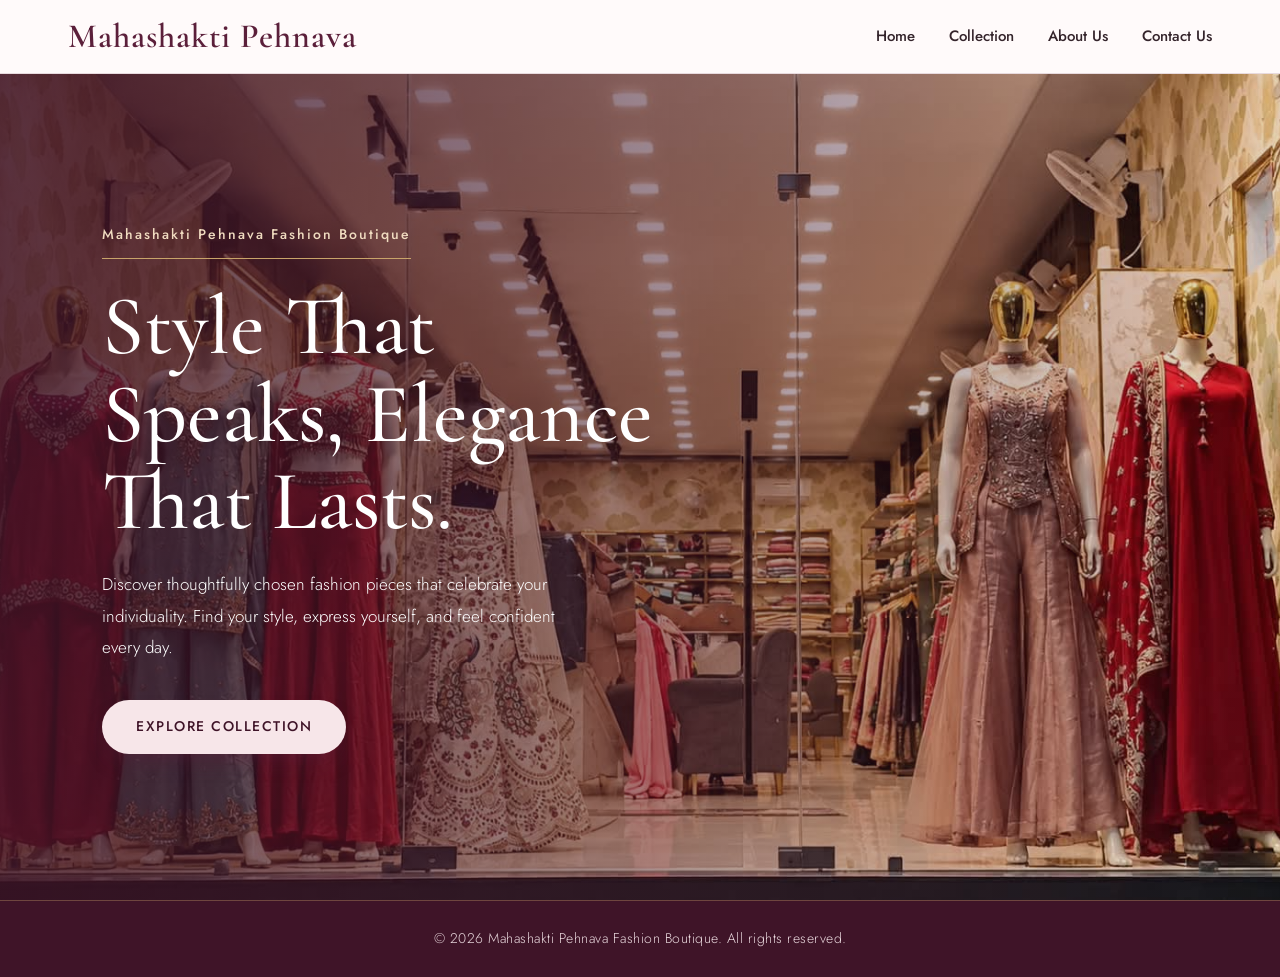
<file: index.html>
<!DOCTYPE html>
<html lang="en">
<head>
    <meta charset="UTF-8">
    <meta name="viewport" content="width=device-width, initial-scale=1.0">
    <title>Document</title>
    <link rel="stylesheet" href="style.css">
</head>
<body>
    <header>
        <nav>
            <h1>Mahashakti Pehnava</h1>
            <a href="index.html">Home</a>
            <a href="collection.html">Collection</a>
            <a href="About.html">About Us</a>
            <a href="contact.html">Contact Us</a>
        </nav>
    </header>
    <section class="banner" id="home">
    <div class="banner-content">
      <p class="small-title">Mahashakti Pehnava  Fashion Boutique</p>

      <h1>Style That Speaks, Elegance That Lasts.</h1>

      <p>
        Discover thoughtfully chosen fashion pieces that
        celebrate your individuality. Find your style,
        express yourself, and feel confident every day.
      </p>

      <a href="collection.html" class="btn">EXPLORE COLLECTION</a>
    </div>
  </section>
  <footer>
        <p>&copy; 2026 Mahashakti Pehnava Fashion Boutique. All rights reserved.</p>
    </footer>
</body>
</html>
</file>
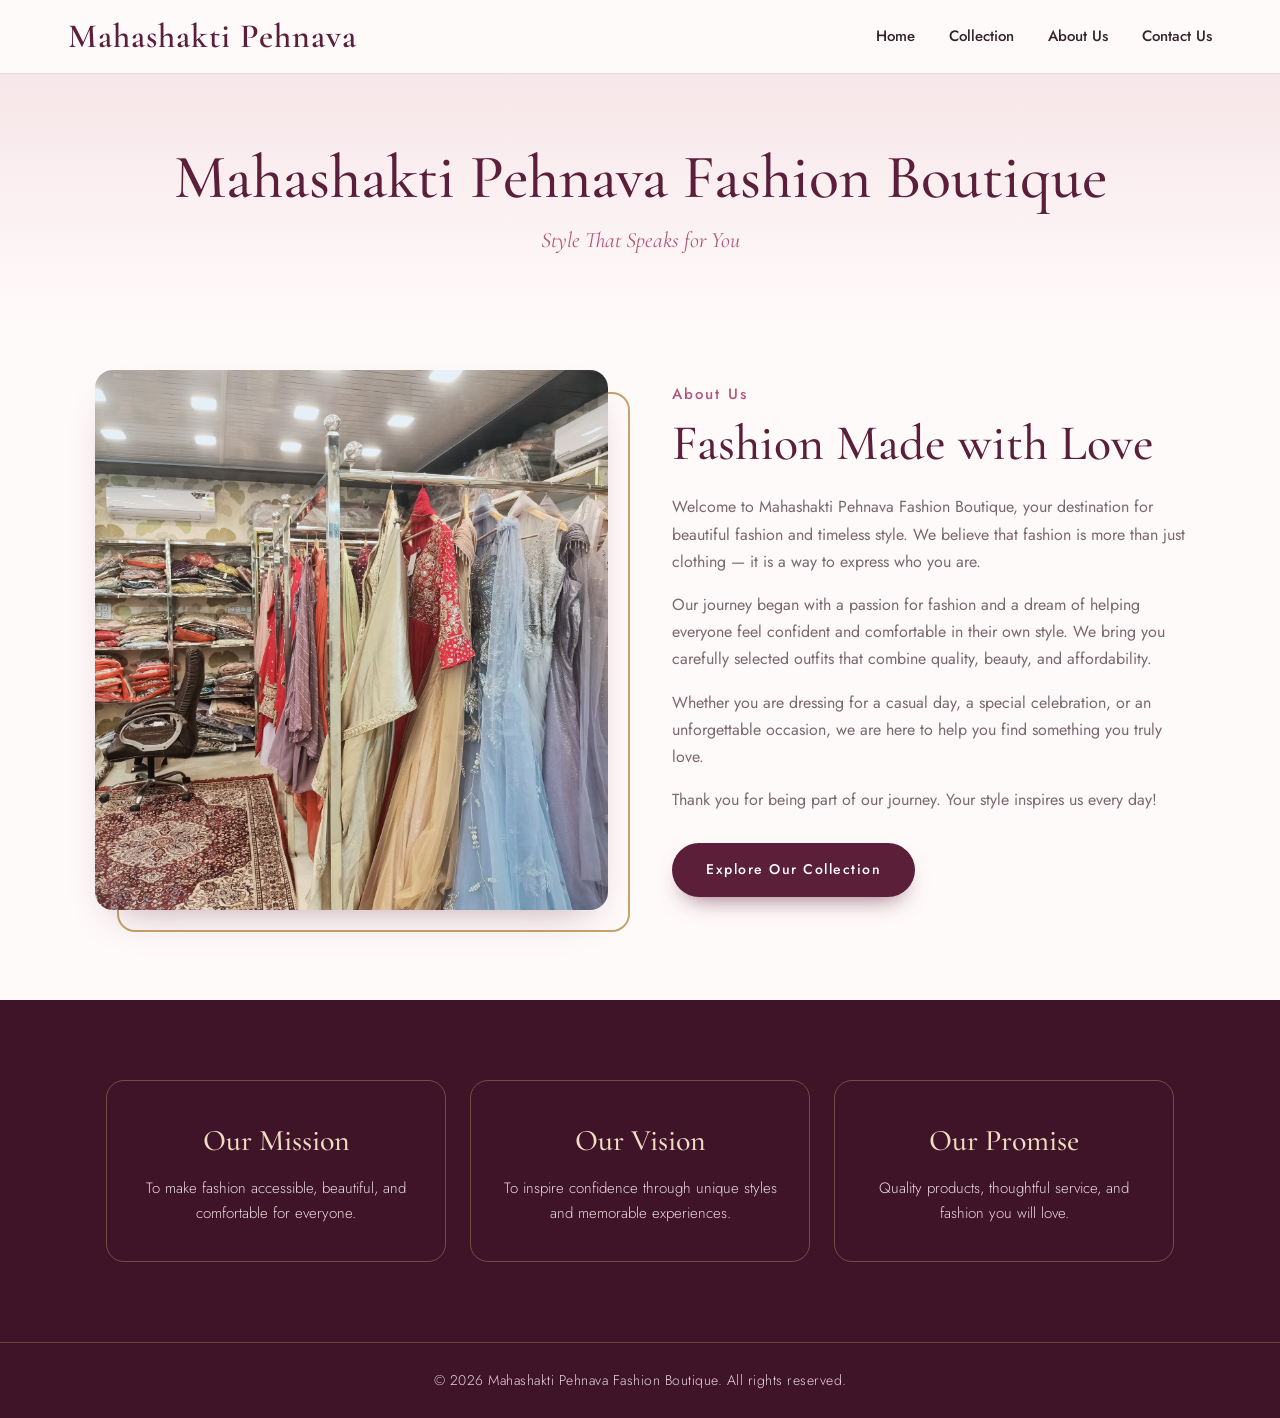
<file: About.html>
<!DOCTYPE html>
<html lang="en">
<head>
    <meta charset="UTF-8">
    <meta name="viewport" content="width=device-width, initial-scale=1.0">
    <title>About Us | Mahashakti Pehnava Boutique</title>
    <link rel="stylesheet" href="style.css">
    <link rel="stylesheet" href="style.css">
</head>
<body>
    <header>
        <nav>
            <h1>Mahashakti Pehnava </h1>
            <a href="index.html">Home</a>
            <a href="collection.html">Collection</a>
            <a href="About.html">About Us</a>
            <a href="contact.html">Contact Us</a>
        </nav>
    </header>
    <div class="header">
        <h1>Mahashakti Pehnava Fashion Boutique</h1>
        <p>Style That Speaks for You</p>
    </div>

    <section class="about">
        <div class="about-image">
            <img src="collection picture.jpg" alt="">
        </div>

        <div class="about-content">
            <h2>About Us</h2>
            <h3>Fashion Made with Love</h3>

            <p>
                Welcome to Mahashakti Pehnava Fashion Boutique, your destination for
                beautiful fashion and timeless style. We believe
                that fashion is more than just clothing — it is a
                way to express who you are.
            </p>

            <p>
                Our journey began with a passion for fashion and a
                dream of helping everyone feel confident and
                comfortable in their own style. We bring you
                carefully selected outfits that combine quality,
                beauty, and affordability.
            </p>

            <p>
                Whether you are dressing for a casual day, a
                special celebration, or an unforgettable occasion,
                we are here to help you find something you truly love.
            </p>

            <p>
                Thank you for being part of our journey.
                Your style inspires us every day!
            </p>

            <a href="#" class="btn">Explore Our Collection</a>
        </div>
    </section>

    <section class="values">
        <div>
            <h3>Our Mission</h3>
            <p>To make fashion accessible, beautiful, and comfortable for everyone.</p>
        </div>

        <div>
            <h3>Our Vision</h3>
            <p>To inspire confidence through unique styles and memorable experiences.</p>
        </div>

        <div>
            <h3>Our Promise</h3>
            <p>Quality products, thoughtful service, and fashion you will love.</p>
        </div>
    </section>

    <footer>
        <p>&copy; 2026 Mahashakti Pehnava Fashion Boutique. All rights reserved.</p>
    </footer>

</body>
</html>
</file>
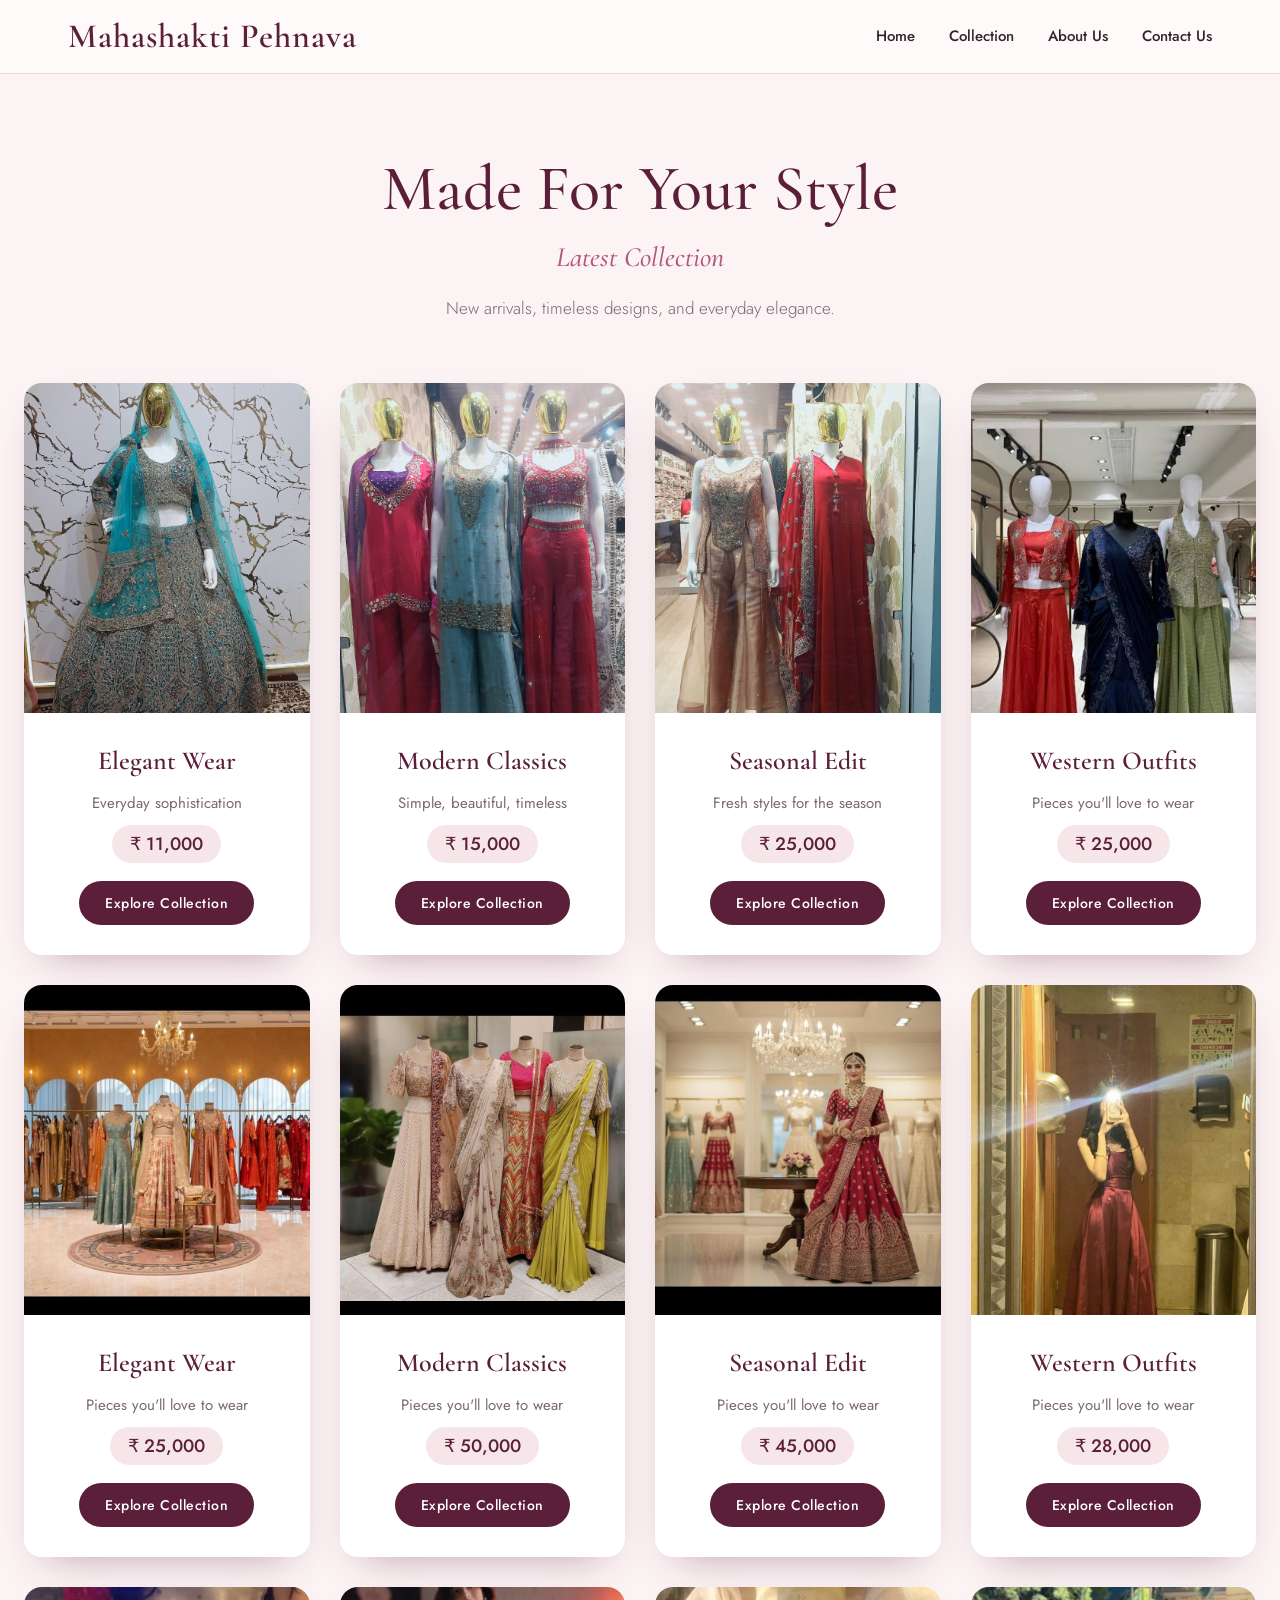
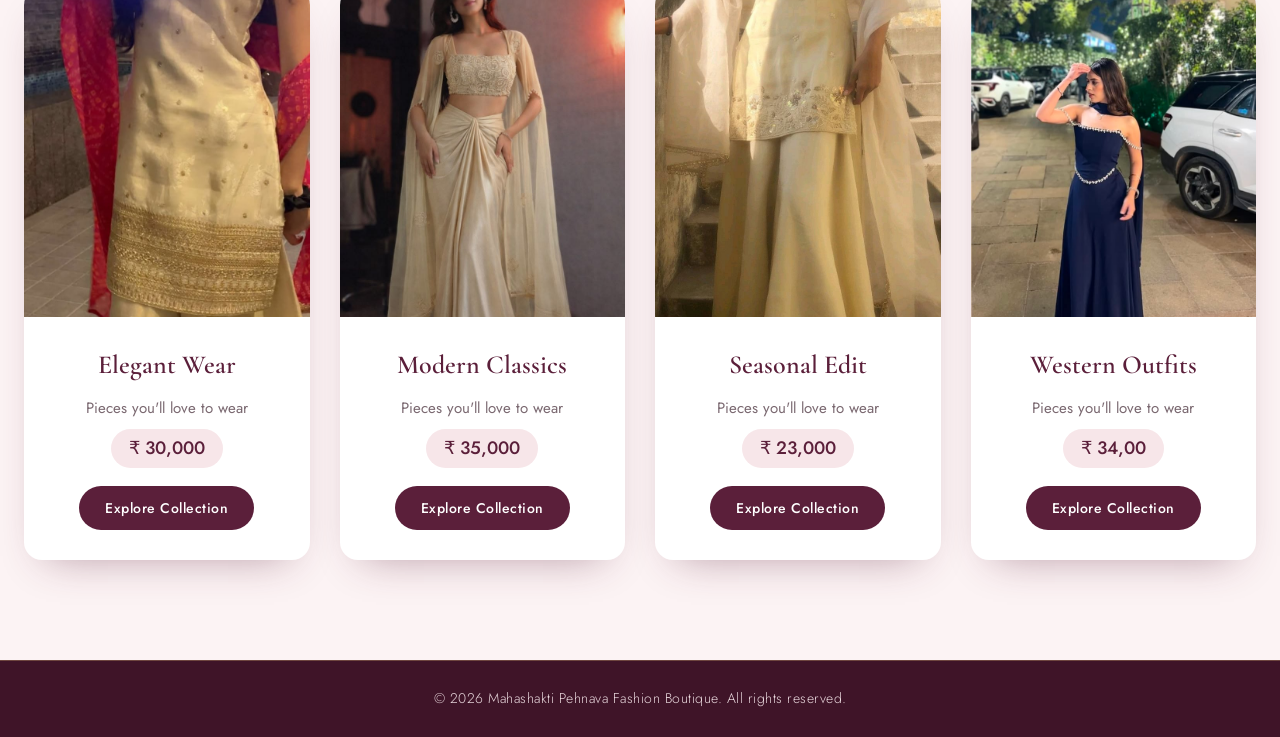
<file: collection.html>
<!DOCTYPE html>
<html lang="en">
<head>
    <meta charset="UTF-8">
    <meta name="viewport" content="width=device-width, initial-scale=1.0">
    <title>Document</title>
    <link rel="stylesheet" href="style.css">
</head>
<body>
    <header>
        <nav>
            <h1>Mahashakti Pehnava </h1>
            <a href="index.html">Home</a>
            <a href="collection.html">Collection</a>
            <a href="About.html">About Us</a>
            <a href="contact.html">Contact Us</a>
        </nav>
    </header>
    <div class="collection" id="collection">
    <!--Headings above boxes-->
    <div class="heading">
      <h1>Made For Your Style</h1>
      <h2>Latest Collection</h2>
      <h3>New arrivals, timeless designs, and everyday elegance.</h3>
    </div>
    <div class="container">
        <div class = "box">
          <div class="b1">
            <img src="picture 2.jpg" alt="">
          </div>
          <div class="b2"><h2>Elegant Wear</h2>
          <p>Everyday sophistication</p>
          <b><big>11,000</big></b>
          <button class="shop-btn">Explore Collection</button>
        </div>
      </div>
         <div class = "box">
          <div class="b1">
            <img src="picture3.jpg" alt="">
          </div>
          <div class="b2"><h2>Modern Classics</h2>
            <p>Simple, beautiful, timeless</p>
            <b><big>15,000</big></b>
            <button class="shop-btn">Explore Collection</button>
          </div>
        </div>
          <div class = "box">
            <div class="b1">
              <img src="picture4.jpg" alt="">
            </div>
            <div class="b2"><h2>Seasonal Edit</h2>
            <p>Fresh styles for the season</p>
            <b><big>25,000</big></b>
            <button class="shop-btn">Explore Collection</button>
          </div>
        </div>
           <div class = "box">
            <div class="b1">
              <img src="western outfits.jpg" alt="">
            </div>
            <div class="b2">
               <h2>Western Outfits</h2>
                <p>Pieces you'll love to wear</p>
                <b><big>25,000</big></b>
                <button class="shop-btn">Explore Collection</button>
            </div>
          </div>
          <div class = "box">
            <div class="b1">
              <img src="ELAGENT 1.jpg" alt="">
            </div>
            <div class="b2">
               <h2>Elegant Wear</h2>
                <p>Pieces you'll love to wear</p>
                <b><big>25,000</big></b>
                <button class="shop-btn">Explore Collection</button>
            </div>
          </div>
          <div class = "box">
            <div class="b1">
              <img src="ELAGENT 2.jpg" alt="">
            </div>
            <div class="b2">
               <h2>Modern Classics</h2>
                <p>Pieces you'll love to wear</p>
                <b><big>50,000</big></b>
                <button class="shop-btn">Explore Collection</button>
            </div>
          </div>
          <div class = "box">
            <div class="b1">
              <img src="ELAGENT3.jpg" alt="">
            </div>
            <div class="b2">
               <h2>Seasonal Edit</h2>
                <p>Pieces you'll love to wear</p>
                <b><big>45,000</big></b>
                <button class="shop-btn">Explore Collection</button>
            </div>
          </div>
          <div class = "box">
            <div class="b1">
              <img src="new5.jpg" alt="">
            </div>
            <div class="b2">
               <h2>Western Outfits</h2>
                <p>Pieces you'll love to wear</p>
                <b><big>28,000</big></b>
                <button class="shop-btn">Explore Collection</button>
            </div>
          </div>
          <div class = "box">
            <div class="b1">
              <img src="elagent new.jpg" alt="">
            </div>
            <div class="b2">
               <h2>Elegant Wear</h2>
                <p>Pieces you'll love to wear</p>
                <b><big>30,000</big></b>
                <button class="shop-btn">Explore Collection</button>
            </div>
          </div>
          <div class = "box">
            <div class="b1">
              <img src="new elagent1.jpg" alt="">
            </div>
            <div class="b2">
               <h2>Modern Classics</h2>
                <p>Pieces you'll love to wear</p>
                <b><big>35,000</big></b>
                <button class="shop-btn">Explore Collection</button>
            </div>
          </div>
          <div class = "box">
            <div class="b1">
              <img src="newseasonal.jpg" alt="">
            </div>
            <div class="b2">
               <h2>Seasonal Edit</h2>
                <p>Pieces you'll love to wear</p>
                <b><big>23,000</big></b>
                <button class="shop-btn">Explore Collection</button>
            </div>
          </div>
          <div class = "box">
            <div class="b1">
              <img src="new western outfits.jpg" alt="">
            </div>
            <div class="b2">
               <h2>Western Outfits</h2>
                <p>Pieces you'll love to wear</p>
                <b><big>34,00</big></b>
                <button class="shop-btn">Explore Collection</button>
            </div>
          </div>

          </div>
        </div>    
      </div>
    </div>
    <footer>
        <p>&copy; 2026 Mahashakti Pehnava Fashion Boutique. All rights reserved.</p>
    </footer>
</body>
</html>
</file>
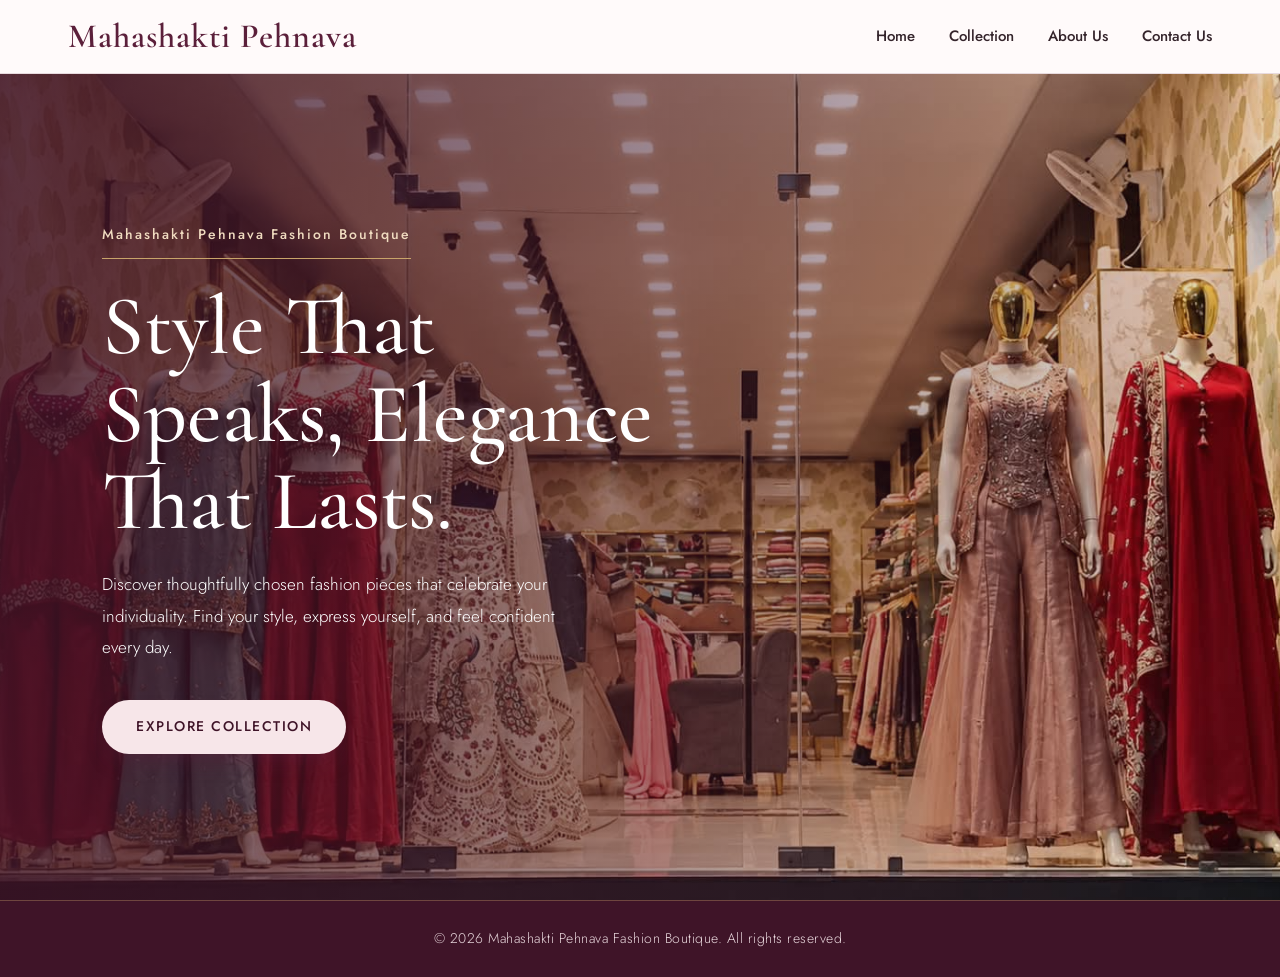
<file: hackthon.html>
<!DOCTYPE html>
<html lang="en">
<head>
    <meta charset="UTF-8">
    <meta name="viewport" content="width=device-width, initial-scale=1.0">
    <title>Document</title>
    <link rel="stylesheet" href="style.css">
</head>
<body>
    <header>
        <nav>
            <h1>Mahashakti Pehnava</h1>
            <a href="hackthon.html">Home</a>
            <a href="collection.html">Collection</a>
            <a href="About.html">About Us</a>
            <a href="contact.html">Contact Us</a>
        </nav>
    </header>
    <section class="banner" id="home">
    <div class="banner-content">
      <p class="small-title">Mahashakti Pehnava  Fashion Boutique</p>

      <h1>Style That Speaks, Elegance That Lasts.</h1>

      <p>
        Discover thoughtfully chosen fashion pieces that
        celebrate your individuality. Find your style,
        express yourself, and feel confident every day.
      </p>

      <a href="collection.html" class="btn">EXPLORE COLLECTION</a>
    </div>
  </section>
  <footer>
        <p>&copy; 2026 Mahashakti Pehnava Fashion Boutique. All rights reserved.</p>
    </footer>
</body>
</html>
</file>
<file: style.css>
/* =====================================================
   HANA FASHION BOUTIQUE — style.css
   Works with: hackthon.html, collection.html,
               About.html, contact.html
   ===================================================== */

@import url("https://fonts.googleapis.com/css2?family=Cormorant+Garamond:ital,wght@0,500;0,600;1,500&family=Jost:wght@300;400;500&display=swap");

/* ---------- Design tokens ---------- */
:root {
  --wine: #5b1f3a;
  --wine-deep: #3f1428;
  --rose: #b4577a;
  --blush: #f7e6e9;
  --blush-soft: #fcf3f4;
  --paper: #fffafa;
  --gold: #c8a46a;
  --ink: #34242b;
  --muted: #7a6870;
  --line: rgba(91, 31, 58, 0.14);

  --font-display: "Cormorant Garamond", Georgia, serif;
  --font-body: "Jost", "Segoe UI", Arial, sans-serif;

  --radius: 18px;
  --shadow: 0 18px 40px -22px rgba(91, 31, 58, 0.45);
  --ease: 0.35s cubic-bezier(0.2, 0.7, 0.2, 1);
}

/* ---------- Reset & base ---------- */
*,
*::before,
*::after {
  margin: 0;
  padding: 0;
  box-sizing: border-box;
}

html {
  scroll-behavior: smooth;
}

body {
  font-family: var(--font-body);
  font-weight: 400;
  background: var(--paper);
  color: var(--ink);
  line-height: 1.7;
  -webkit-font-smoothing: antialiased;
}

a {
  text-decoration: none;
  color: inherit;
}

img {
  display: block;
  max-width: 100%;
}

:focus-visible {
  outline: 2px solid var(--rose);
  outline-offset: 3px;
  border-radius: 6px;
}
img{
  height: 100%;
  width: 100%;
  object-fit: cover;
}

/* ---------- Navigation ---------- */
header {
  position: sticky;
  top: 0;
  z-index: 50;
  width: 100%;
  height: 74px;
  background: rgba(255, 250, 250, 0.88);
  backdrop-filter: blur(12px);
  -webkit-backdrop-filter: blur(12px);
  border-bottom: 1px solid var(--line);
}

nav {
  height: 100%;
  max-width: 1200px;
  margin: 0 auto;
  padding: 0 28px;
  display: flex;
  align-items: center;
  justify-content: flex-end;
  gap: 34px;
}

nav h1 {
  margin-right: auto;
  font-family: var(--font-display);
  font-size: 34px;
  font-weight: 600;
  letter-spacing: 1px;
  color: var(--wine);
}

nav a {
  position: relative;
  font-size: 15px;
  font-weight: 500;
  color: var(--ink);
  padding: 6px 0;
  transition: color var(--ease);
}

nav a::after {
  content: "";
  position: absolute;
  left: 0;
  bottom: 0;
  width: 100%;
  height: 2px;
  background: var(--rose);
  transform: scaleX(0);
  transform-origin: left;
  transition: transform var(--ease);
}

nav a:hover {
  color: var(--rose);
}

nav a:hover::after {
  transform: scaleX(1);
}

/* ---------- Buttons ---------- */
.btn,
.shop-btn,
.contact-form button {
  font-family: var(--font-body);
  cursor: pointer;
  border: none;
  transition: transform var(--ease), background var(--ease),
    box-shadow var(--ease), color var(--ease);
}

.btn {
  display: inline-block;
  padding: 15px 34px;
  background: var(--wine);
  color: #fff;
  font-size: 14px;
  font-weight: 500;
  letter-spacing: 1.5px;
  border-radius: 999px;
  box-shadow: 0 12px 24px -12px rgba(91, 31, 58, 0.7);
}

.btn:hover {
  background: var(--rose);
  transform: translateY(-3px);
}

/* ---------- Home hero ---------- */
.banner {
  min-height: calc(100vh - 74px);
  display: flex;
  align-items: center;
  padding: 80px 8%;
  color: #fff;
  background:
    linear-gradient(100deg, rgba(63, 20, 40, 0.88) 0%, rgba(63, 20, 40, 0.45) 55%, rgba(63, 20, 40, 0.05) 100%),
    url("collection\ image.jpeg") center / cover no-repeat;
}

.banner-content {
  max-width: 560px;
}

.banner .small-title {
  display: inline-block;
  font-size: 14px;
  font-weight: 500;
  letter-spacing: 2px;
  padding-bottom: 10px;
  margin-bottom: 24px;
  border-bottom: 1px solid var(--gold);
  color: #f0dcc0;
}

.banner h1 {
  font-family: var(--font-display);
  font-size: clamp(46px, 7vw, 84px);
  line-height: 1.04;
  font-weight: 500;
  margin-bottom: 24px;
}

.banner p {
  font-size: 17px;
  font-weight: 300;
  line-height: 1.85;
  margin-bottom: 36px;
  max-width: 460px;
}

.banner .btn {
  background: var(--blush);
  color: var(--wine-deep);
}

.banner .btn:hover {
  background: #fff;
}

/* ---------- Collection ---------- */
.collection {
  background: var(--blush-soft);
  text-align: center;
  padding: 80px 24px 100px;
}

.heading {
  max-width: 680px;
  margin: 0 auto 60px;
}

.collection h1 {
  font-family: var(--font-display);
  font-size: clamp(40px, 6vw, 64px);
  font-weight: 500;
  line-height: 1.1;
  color: var(--wine);
}

.collection h2 {
  font-family: var(--font-display);
  font-style: italic;
  font-size: 28px;
  font-weight: 500;
  color: var(--rose);
  margin: 10px 0 12px;
}

.collection h3 {
  font-size: 17px;
  font-weight: 300;
  color: var(--muted);
}

.container {
  max-width: 1240px;
  margin: 0 auto;
  display: grid;
  grid-template-columns: repeat(auto-fit, minmax(250px, 1fr));
  gap: 30px;
}

.box {
  background: #fff;
  border-radius: var(--radius);
  overflow: hidden;
  box-shadow: var(--shadow);
  transition: transform var(--ease), box-shadow var(--ease);
}

.box:hover {
  transform: translateY(-10px);
  box-shadow: 0 28px 50px -24px rgba(91, 31, 58, 0.55);
}

/* Image area — replace the gradient with a real photo using
   background: url("your-photo.jpg") center / cover; */
.b1 {
  height: 330px;
  background: linear-gradient(160deg, #f4c9d3 0%, #d98aa5 55%, #a64d70 100%);
}

.box:nth-child(2) .b1 {
  background: linear-gradient(160deg, #efe0cf 0%, #d3b08a 55%, #9c7650 100%);
}

.box:nth-child(3) .b1 {
  background: linear-gradient(160deg, #d9d3ee 0%, #a99bd0 55%, #6f5fa3 100%);
}

.box:nth-child(4) .b1 {
  background: linear-gradient(160deg, #cfe5dc 0%, #8fc1ae 55%, #4f8a76 100%);
}

.b2 {
  display: flex;
  flex-direction: column;
  align-items: center;
  gap: 8px;
  padding: 26px 22px 30px;
}

.b2 h2 {
  font-family: var(--font-display);
  font-style: normal;
  font-size: 26px;
  font-weight: 600;
  color: var(--wine);
  margin: 0;
}

.b2 p {
  font-size: 15px;
  color: var(--muted);
}

.b2 big {
  display: inline-block;
  font-size: 18px;
  font-weight: 500;
  color: var(--wine);
  background: var(--blush);
  padding: 4px 18px;
  border-radius: 999px;
}

.b2 big::before {
  content: "\20B9\00a0";
}

.shop-btn {
  margin-top: 10px;
  padding: 12px 26px;
  background: var(--wine);
  color: #fff;
  font-size: 14px;
  font-weight: 500;
  letter-spacing: 0.5px;
  border-radius: 999px;
}

.shop-btn:hover {
  background: var(--rose);
  transform: translateY(-2px);
}

/* ---------- About ---------- */
.header {
  text-align: center;
  padding: 70px 24px 60px;
  background: linear-gradient(180deg, var(--blush) 0%, var(--paper) 100%);
}

.header h1 {
  font-family: var(--font-display);
  font-size: clamp(38px, 6vw, 62px);
  font-weight: 500;
  color: var(--wine);
  line-height: 1.1;
}

.header p {
  margin-top: 10px;
  font-family: var(--font-display);
  font-style: italic;
  font-size: 22px;
  color: var(--rose);
}

.about {
  display: flex;
  align-items: center;
  gap: 64px;
  max-width: 1150px;
  margin: 50px auto 90px;
  padding: 0 30px;
}

.about-image,
.about-content {
  flex: 1;
}

.about-image {
  position: relative;
}

.about-image::before {
  content: "";
  position: absolute;
  inset: 22px -22px -22px 22px;
  border: 2px solid var(--gold);
  border-radius: var(--radius);
  z-index: 0;
}

.about-image img {
  position: relative;
  z-index: 1;
  width: 100%;
  height: 540px;
  object-fit: cover;
  border-radius: var(--radius);
  box-shadow: var(--shadow);
}

.about-content h2 {
  font-size: 15px;
  font-weight: 500;
  letter-spacing: 2px;
  color: var(--rose);
}

.about-content h3 {
  font-family: var(--font-display);
  font-size: clamp(34px, 4.4vw, 50px);
  font-weight: 500;
  line-height: 1.12;
  color: var(--wine);
  margin: 8px 0 22px;
}

.about-content p {
  max-width: 60ch;
  margin-bottom: 16px;
  font-size: 16px;
  color: var(--muted);
}

.about .btn {
  margin-top: 14px;
}

.values {
  display: flex;
  justify-content: center;
  gap: 24px;
  padding: 80px 30px;
  background: var(--wine-deep);
  color: #fff;
  text-align: center;
}

.values div {
  flex: 1;
  max-width: 340px;
  padding: 34px 28px;
  border: 1px solid rgba(200, 164, 106, 0.4);
  border-radius: var(--radius);
  transition: background var(--ease), border-color var(--ease);
}

.values div:hover {
  background: rgba(255, 255, 255, 0.06);
  border-color: var(--gold);
}

.values h3 {
  font-family: var(--font-display);
  font-size: 30px;
  font-weight: 500;
  color: #f0dcc0;
  margin-bottom: 10px;
}

.values p {
  font-size: 15px;
  font-weight: 300;
  color: #ead9de;
}

/* ---------- Contact ---------- */
.contact-hero {
  padding: 70px 9% 30px;
  text-align: center;
  background: linear-gradient(180deg, var(--blush) 0%, var(--paper) 100%);
}

.contact-hero .subtitle {
  font-size: 15px;
  font-weight: 500;
  letter-spacing: 2px;
  color: var(--rose);
}

.contact-hero h1 {
  font-family: var(--font-display);
  font-size: clamp(42px, 6vw, 66px);
  font-weight: 500;
  color: var(--wine);
  margin: 8px 0 14px;
  line-height: 1.1;
}

.contact-hero p:last-child {
  max-width: 52ch;
  margin: 0 auto;
  color: var(--muted);
}

.contact-section {
  max-width: 1200px;
  margin: 0 auto;
  padding: 40px 28px 90px;
  display: grid;
  grid-template-columns: 0.9fr 1.1fr;
  gap: 30px;
}

.contact-info {
  background: var(--wine-deep);
  color: #fff;
  padding: 40px 36px;
  border-radius: var(--radius);
  box-shadow: var(--shadow);
}

.contact-info h3 {
  font-family: var(--font-display);
  font-size: 32px;
  font-weight: 500;
  color: #f0dcc0;
}

.info-text {
  margin: 8px 0 22px;
  font-weight: 300;
  color: var(--muted);
}

.contact-info .info-text {
  color: #ead9de;
}

.info-item {
  display: flex;
  align-items: center;
  gap: 18px;
  padding: 18px 0;
  border-bottom: 1px solid rgba(255, 255, 255, 0.14);
}

.info-item:last-child {
  border-bottom: none;
}

.info-item i,
.icon {
  flex-shrink: 0;
  width: 46px;
  height: 46px;
  display: flex;
  align-items: center;
  justify-content: center;
  border-radius: 50%;
  font-size: 18px;
  background: rgba(200, 164, 106, 0.18);
  color: #f0dcc0;
}

.info-item h3 {
  font-family: var(--font-body);
  font-size: 16px;
  font-weight: 500;
  color: #fff;
  margin-bottom: 2px;
}

.info-item p {
  font-size: 14px;
  font-weight: 300;
  color: #ead9de;
  overflow-wrap: anywhere;
}

.info-item a:hover {
  text-decoration: underline;
}

.contact-form {
  background: #fff;
  padding: 40px 36px;
  border: 1px solid var(--line);
  border-radius: var(--radius);
  box-shadow: var(--shadow);
}

.contact-form h2 {
  font-family: var(--font-display);
  font-size: 32px;
  font-weight: 500;
  color: var(--wine);
}

.input-row {
  display: grid;
  grid-template-columns: 1fr 1fr;
  gap: 14px;
}

.contact-form input,
.contact-form select,
.contact-form textarea {
  width: 100%;
  padding: 15px 16px;
  margin-bottom: 16px;
  font-family: var(--font-body);
  font-size: 15px;
  color: var(--ink);
  background: var(--blush-soft);
  border: 1px solid var(--line);
  border-radius: 12px;
  outline: none;
  transition: border-color var(--ease), box-shadow var(--ease), background var(--ease);
}

.contact-form input:focus,
.contact-form select:focus,
.contact-form textarea:focus {
  background: #fff;
  border-color: var(--rose);
  box-shadow: 0 0 0 4px rgba(180, 87, 122, 0.15);
}

.contact-form textarea {
  resize: vertical;
}

.contact-form button {
  width: 100%;
  padding: 16px;
  font-size: 16px;
  font-weight: 500;
  color: #fff;
  background: var(--wine);
  border-radius: 12px;
}

.contact-form button:hover {
  background: var(--rose);
  transform: translateY(-2px);
}

/* ---------- Footer ---------- */
footer {
  padding: 26px 20px;
  text-align: center;
  font-size: 14px;
  font-weight: 300;
  letter-spacing: 0.5px;
  background: var(--wine-deep);
  color: #ead9de;
  border-top: 1px solid rgba(200, 164, 106, 0.35);
}

/* ---------- Responsive ---------- */
@media (max-width: 900px) {
  .about {
    flex-direction: column;
    gap: 50px;
    margin: 40px auto 70px;
  }

  .about-image,
  .about-content {
    width: 100%;
  }

  .about-image img {
    height: 400px;
  }

  .about-image::before {
    inset: 14px -10px -14px 10px;
  }

  .values {
    flex-direction: column;
    align-items: center;
  }

  .values div {
    width: 100%;
    max-width: 460px;
  }

  .contact-section {
    grid-template-columns: 1fr;
  }
}

@media (max-width: 640px) {
  header {
    height: auto;
    padding: 10px 0;
  }

  nav {
    flex-wrap: wrap;
    justify-content: center;
    gap: 6px 22px;
    padding: 0 16px;
  }

  nav h1 {
    width: 100%;
    margin: 0;
    text-align: center;
    font-size: 30px;
  }

  nav a {
    font-size: 14px;
  }

  .banner {
    min-height: 82vh;
    padding: 60px 6%;
  }

  .input-row {
    grid-template-columns: 1fr;
    gap: 0;
  }

  .contact-info,
  .contact-form {
    padding: 28px 22px;
  }
}

/* ---------- Respect reduced motion ---------- */
@media (prefers-reduced-motion: reduce) {
  html {
    scroll-behavior: auto;
  }

  *,
  *::before,
  *::after {
    transition: none !important;
  }
}
</file>
